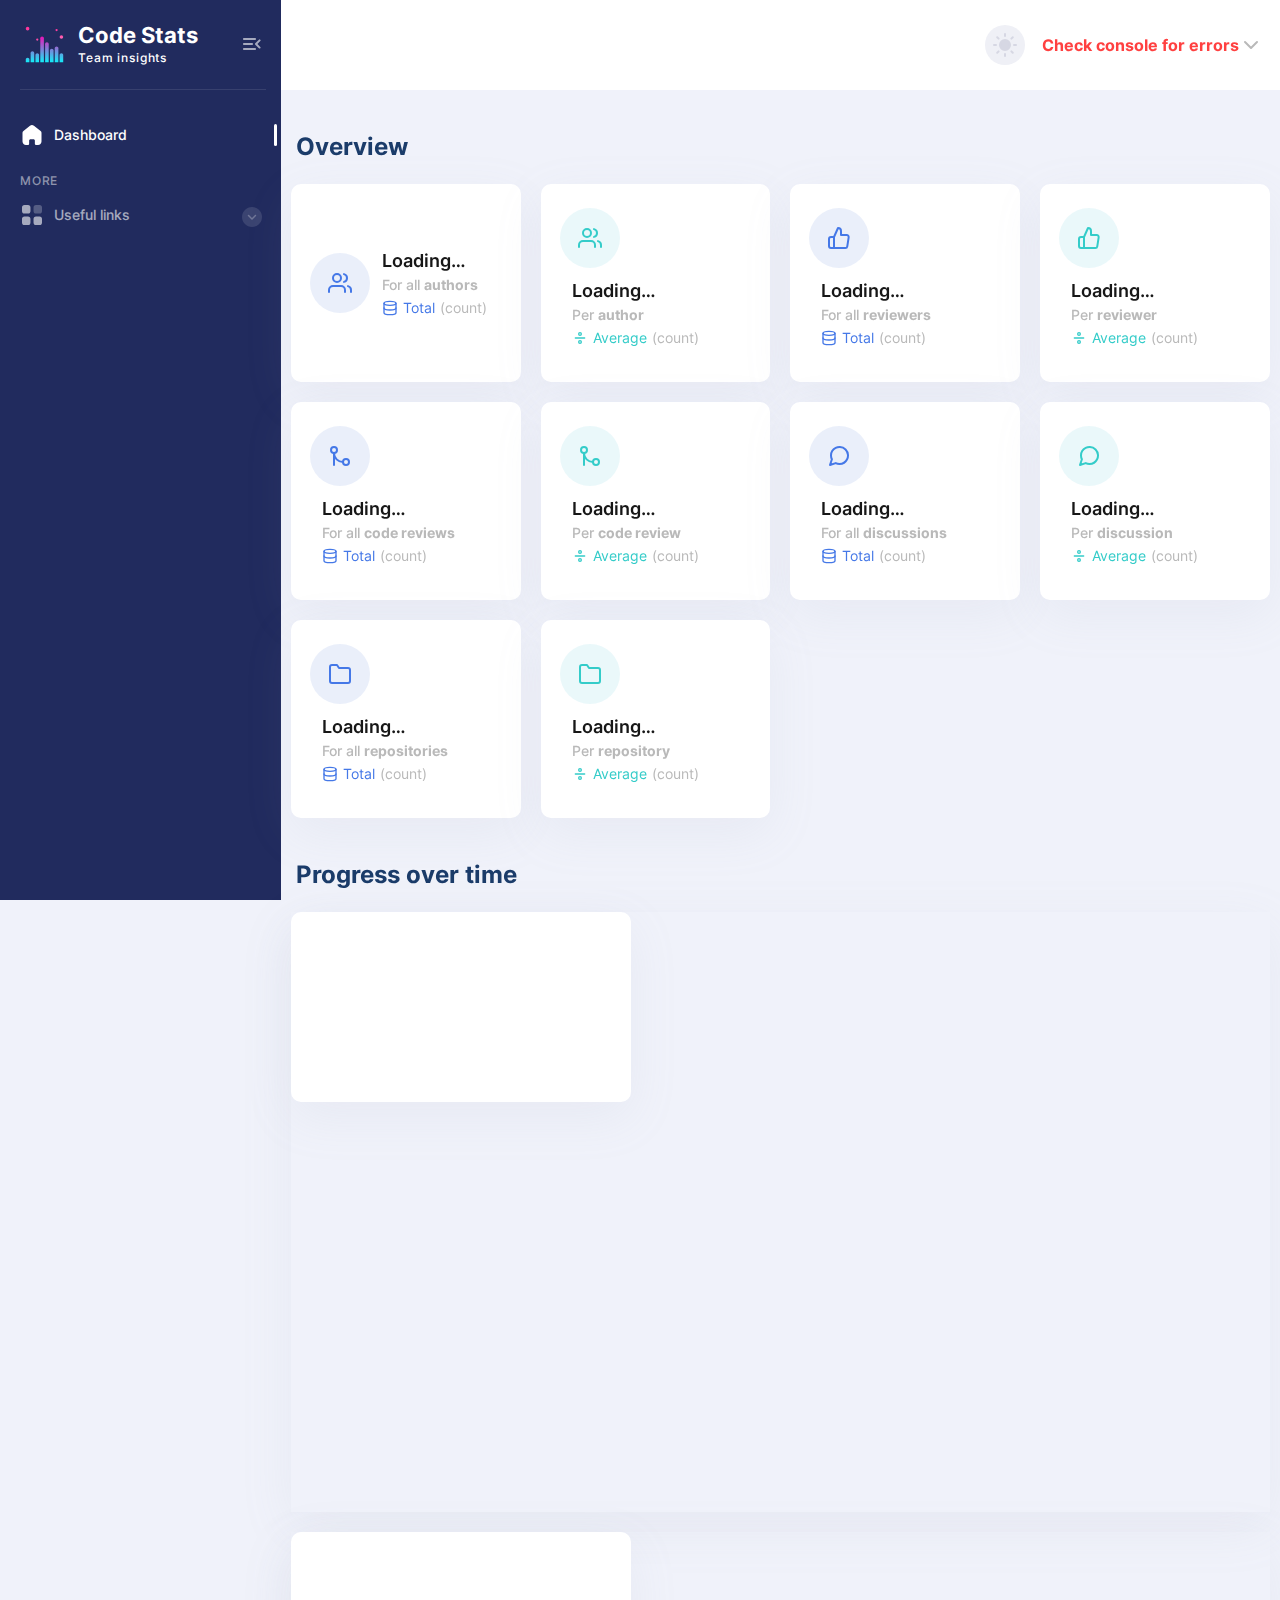
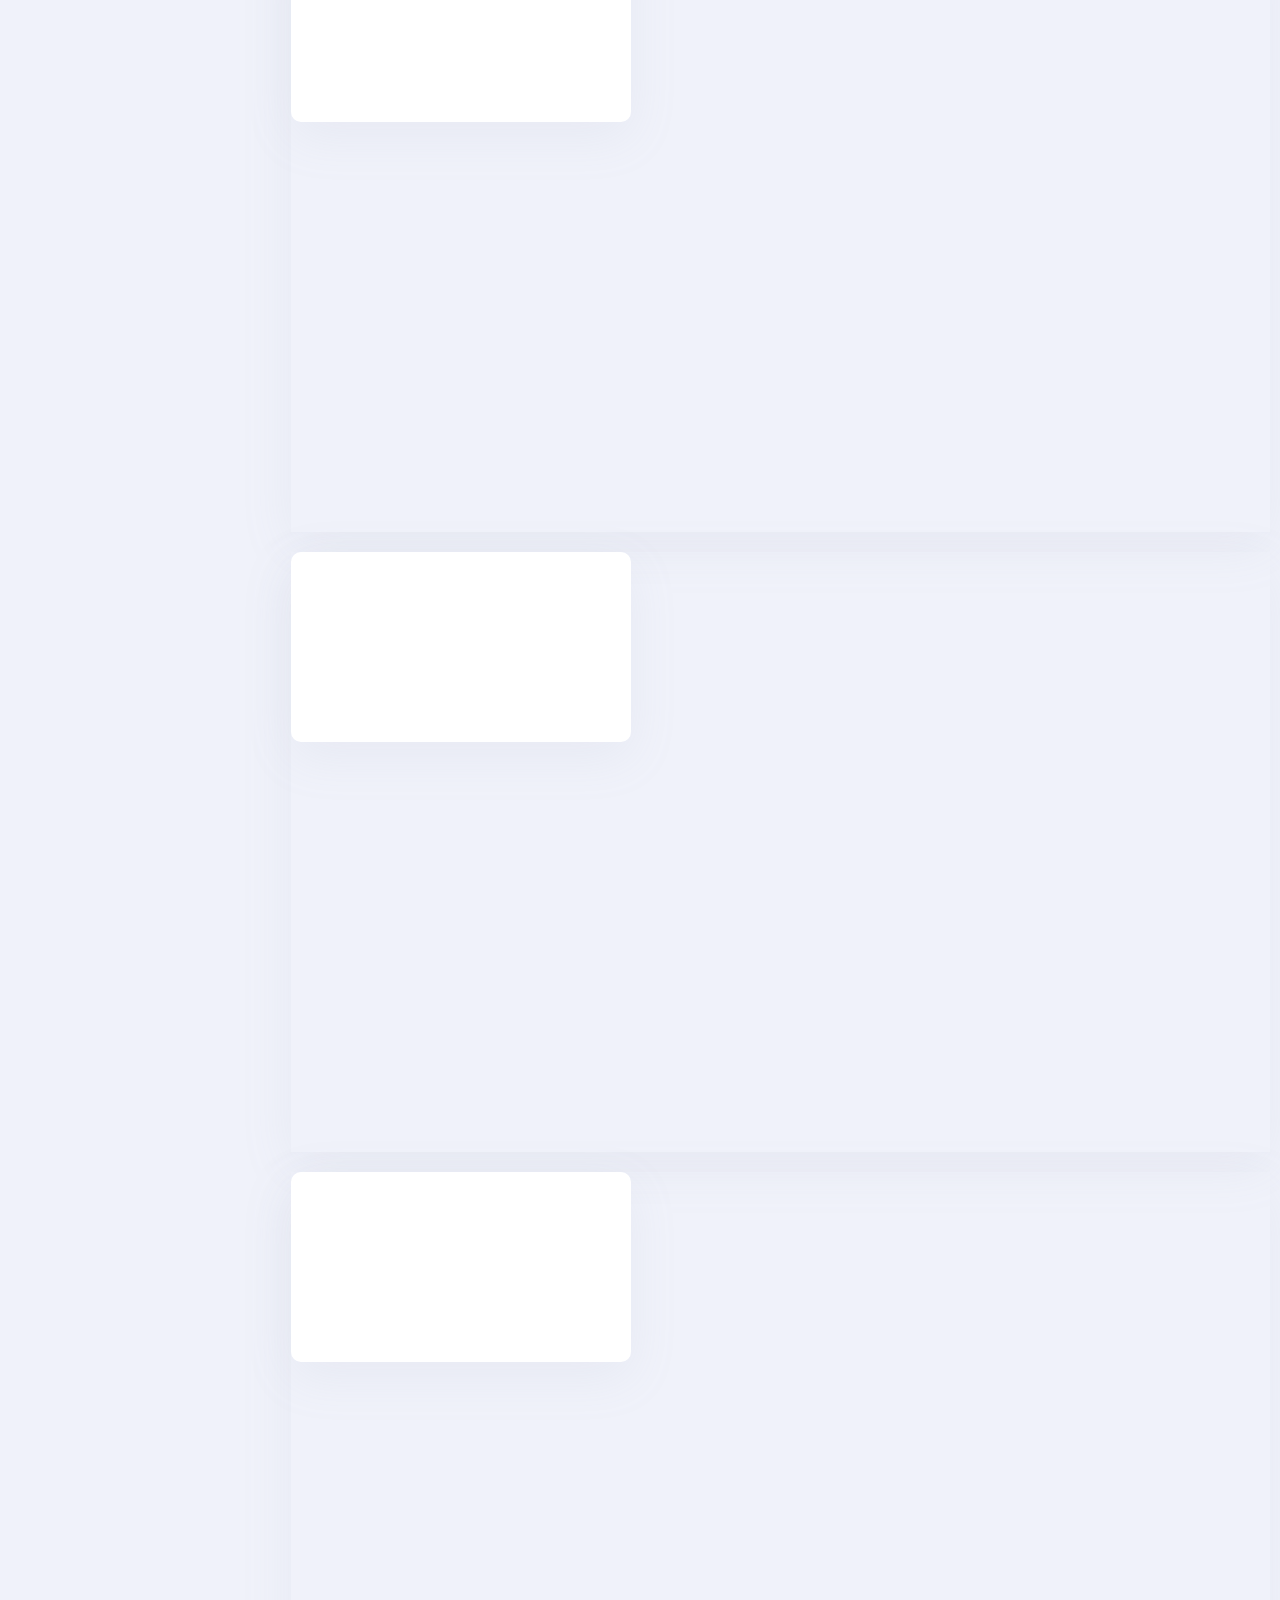
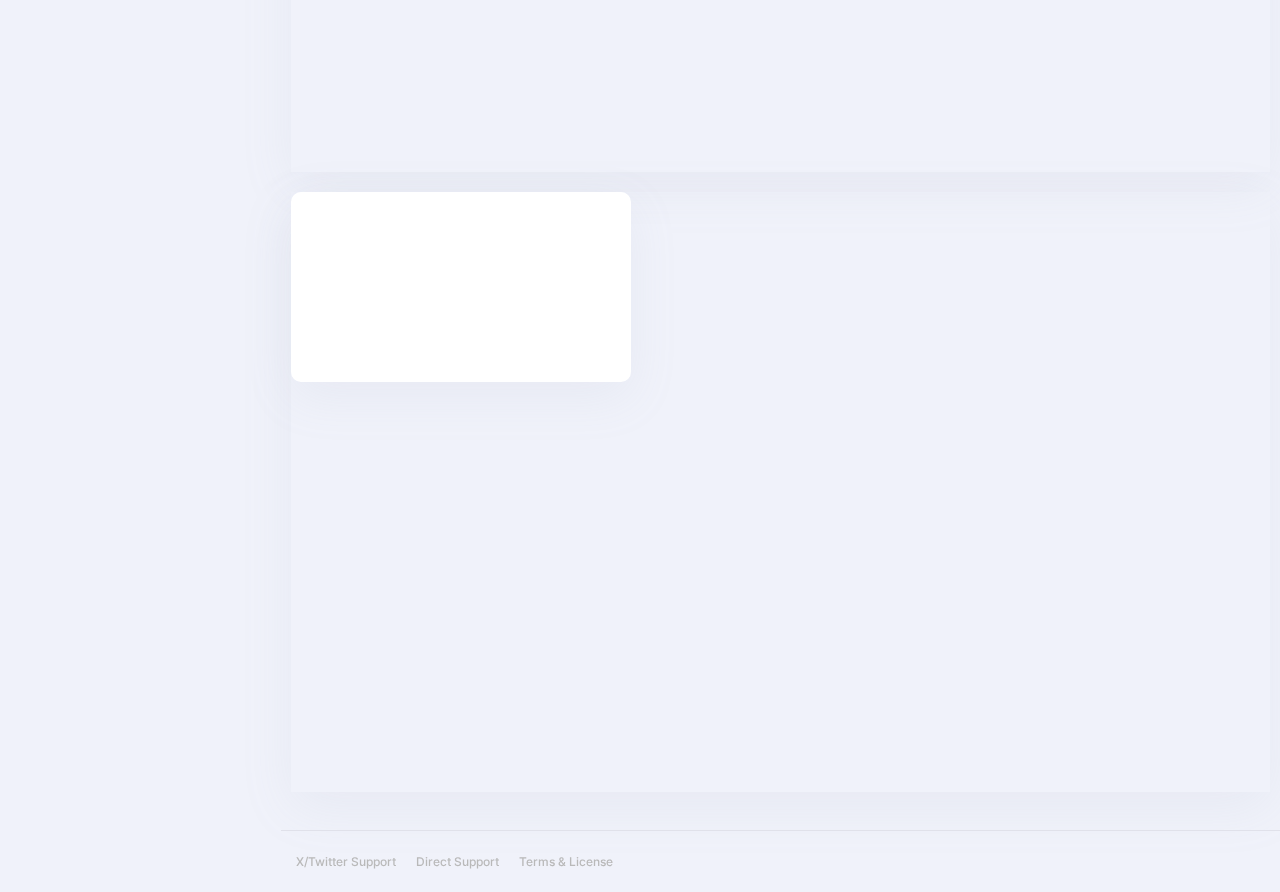
<file: src/commonMain/resources/web/index.html>
<!DOCTYPE html>
<html lang="en">

<head>
  <meta charset="UTF-8">
  <meta http-equiv="X-UA-Compatible" content="IE=edge">
  <meta name="viewport" content="width=device-width, initial-scale=1.0">
  <title>Code Stats · Dashboard</title>
  <!-- Favicon -->
  <link rel="shortcut icon" href="./img/svg/logo.svg" type="image/x-icon">
  <!-- Custom styles -->
  <link rel="stylesheet" href="./css/style.css">
</head>

<!-- Inspired by Elegant Dashboard: elegant-dashboard.com -->

<body>
  <div class="layer"></div>
  <!-- ! Body -->
  <a class="skip-link sr-only" href="#skip-target">Skip to content</a>
  <div class="page-flex">
    <!-- ! Sidebar -->
    <aside class="sidebar">
      <div class="sidebar-start">
        <div class="sidebar-head">
          <a href="./" class="logo-wrapper" title="Home">
            <span class="sr-only">Home</span>
            <span class="icon logo" aria-hidden="true"></span>
            <div class="logo-text">
              <span class="logo-title">Code Stats</span>
              <span class="logo-subtitle">Team insights</span>
            </div>

          </a>
          <button class="sidebar-toggle transparent-btn" title="Menu" type="button">
            <span class="sr-only">Toggle menu</span>
            <span class="icon menu-toggle" aria-hidden="true"></span>
          </button>
        </div>
        <div class="sidebar-body">
          <ul class="sidebar-body-menu">
            <li>
              <a class="active" href="./"><span class="icon home" aria-hidden="true"></span>Dashboard</a>
            </li>
            <!-- <li>
                      <a class="show-cat-btn" href="##">
                          <span class="icon document" aria-hidden="true"></span>Posts
                          <span class="category__btn transparent-btn" title="Open list">
                              <span class="sr-only">Open list</span>
                              <span class="icon arrow-down" aria-hidden="true"></span>
                          </span>
                      </a>
                      <ul class="cat-sub-menu">
                          <li>
                              <a href="posts.html">All Posts</a>
                          </li>
                          <li>
                              <a href="new-post.html">Add new post</a>
                          </li>
                      </ul>
                  </li>
                  <li>
                      <a class="show-cat-btn" href="##">
                          <span class="icon folder" aria-hidden="true"></span>Categories
                          <span class="category__btn transparent-btn" title="Open list">
                              <span class="sr-only">Open list</span>
                              <span class="icon arrow-down" aria-hidden="true"></span>
                          </span>
                      </a>
                      <ul class="cat-sub-menu">
                          <li>
                              <a href="categories.html">All categories</a>
                          </li>
                      </ul>
                  </li>
                  <li>
                      <a class="show-cat-btn" href="##">
                          <span class="icon image" aria-hidden="true"></span>Media
                          <span class="category__btn transparent-btn" title="Open list">
                              <span class="sr-only">Open list</span>
                              <span class="icon arrow-down" aria-hidden="true"></span>
                          </span>
                      </a>
                      <ul class="cat-sub-menu">
                          <li>
                              <a href="media-01.html">Media-01</a>
                          </li>
                          <li>
                              <a href="media-02.html">Media-02</a>
                          </li>
                      </ul>
                  </li>
                  <li>
                      <a class="show-cat-btn" href="##">
                          <span class="icon paper" aria-hidden="true"></span>Pages
                          <span class="category__btn transparent-btn" title="Open list">
                              <span class="sr-only">Open list</span>
                              <span class="icon arrow-down" aria-hidden="true"></span>
                          </span>
                      </a>
                      <ul class="cat-sub-menu">
                          <li>
                              <a href="pages.html">All pages</a>
                          </li>
                          <li>
                              <a href="new-page.html">Add new page</a>
                          </li>
                      </ul>
                  </li>
                  <li>
                      <a href="comments.html">
                          <span class="icon message" aria-hidden="true"></span>
                          Comments
                      </a>
                      <span class="msg-counter">7</span>
                  </li> -->
          </ul>
          <span class="system-menu__title">MORE</span>
          <ul class="sidebar-body-menu">
            <!-- <li>
                      <a href="appearance.html"><span class="icon edit" aria-hidden="true"></span>Appearance</a>
                  </li> -->
            <li>
              <a class="show-cat-btn" href="##">
                <span class="icon category" aria-hidden="true"></span>Useful links
                <span class="category__btn transparent-btn" title="Open list">
                  <span class="sr-only">Open list</span>
                  <span class="icon arrow-down" aria-hidden="true"></span>
                </span>
              </a>
              <ul class="cat-sub-menu">
                <li>
                  <a href="https://github.com/milosmns/code-stats/issues" target="_blank">Issues</a>
                </li>
                <li>
                  <a href="https://github.com/milosmns/code-stats/releases" target="_blank">Releases</a>
                </li>
              </ul>
            </li>
            <!-- <li>
                      <a class="show-cat-btn" href="##">
                          <span class="icon user-3" aria-hidden="true"></span>Users
                          <span class="category__btn transparent-btn" title="Open list">
                              <span class="sr-only">Open list</span>
                              <span class="icon arrow-down" aria-hidden="true"></span>
                          </span>
                      </a>
                      <ul class="cat-sub-menu">
                          <li>
                              <a href="users-01.html">Users-01</a>
                          </li>
                          <li>
                              <a href="users-02.html">Users-02</a>
                          </li>
                      </ul>
                  </li>
                  <li>
                      <a href="##"><span class="icon setting" aria-hidden="true"></span>Settings</a>
                  </li> -->
          </ul>
        </div>
      </div>
      <!-- <div class="sidebar-footer">
          <a href="##" class="sidebar-user">
              <span class="sidebar-user-img">
                  <picture><source srcset="./img/avatar/avatar-illustrated-01.webp" type="image/webp"><img src="./img/avatar/avatar-illustrated-01.png" alt="User name"></picture>
              </span>
              <div class="sidebar-user-info">
                  <span class="sidebar-user__title">Nafisa Sh.</span>
                  <span class="sidebar-user__subtitle">Support manager</span>
              </div>
          </a>
      </div> -->
    </aside>
    <div class="main-wrapper">
      <!-- ! Main nav -->
      <nav class="main-nav--bg">
        <div class="container main-nav">
          <div class="main-nav-start">
            <!-- <div class="search-wrapper">
              <i data-feather="search" aria-hidden="true"></i>
              <input type="text" placeholder="Enter keywords ..." required>
            </div> -->
          </div>
          <div class="main-nav-end">
            <button class="sidebar-toggle transparent-btn" title="Menu" type="button">
              <span class="sr-only">Toggle menu</span>
              <span class="icon menu-toggle--gray" aria-hidden="true"></span>
            </button>
            <button class="theme-switcher gray-circle-btn" type="button" title="Switch theme">
              <span class="sr-only">Switch theme</span>
              <i class="sun-icon" data-feather="sun" aria-hidden="true"></i>
              <i class="moon-icon" data-feather="moon" aria-hidden="true"></i>
            </button>
            <div class="metric-switcher-wrapper">
              <button class="metric-switcher transparent-btn" type="button">
                <span id="selected-metric">Loading…</span>
                <i data-feather="chevron-down" aria-hidden="true"></i>
              </button>
              <ul class="metric-menu dropdown">
                <li><a href="##">Available metrics should be here…</a></li>
              </ul>
            </div>
            <!-- <div class="notification-wrapper">
              <button class="gray-circle-btn dropdown-btn" title="To messages" type="button">
                <span class="sr-only">To messages</span>
                <span class="icon notification active" aria-hidden="true"></span>
              </button>
              <ul class="users-item-dropdown notification-dropdown dropdown">
                <li>
                  <a href="##">
                    <div class="notification-dropdown-icon info">
                      <i data-feather="check"></i>
                    </div>
                    <div class="notification-dropdown-text">
                      <span class="notification-dropdown__title">System just updated</span>
                      <span class="notification-dropdown__subtitle">The system has been successfully upgraded. Read more
                        here.</span>
                    </div>
                  </a>
                </li>
                <li>
                  <a href="##">
                    <div class="notification-dropdown-icon danger">
                      <i data-feather="info" aria-hidden="true"></i>
                    </div>
                    <div class="notification-dropdown-text">
                      <span class="notification-dropdown__title">The cache is full!</span>
                      <span class="notification-dropdown__subtitle">Unnecessary caches take up a lot of memory space and
                        interfere ...</span>
                    </div>
                  </a>
                </li>
                <li>
                  <a href="##">
                    <div class="notification-dropdown-icon info">
                      <i data-feather="check" aria-hidden="true"></i>
                    </div>
                    <div class="notification-dropdown-text">
                      <span class="notification-dropdown__title">New Subscriber here!</span>
                      <span class="notification-dropdown__subtitle">A new subscriber has subscribed.</span>
                    </div>
                  </a>
                </li>
                <li>
                  <a class="link-to-page" href="##">Go to Notifications page</a>
                </li>
              </ul>
            </div> -->
            <!-- <div class="nav-user-wrapper">
              <button href="##" class="nav-user-btn dropdown-btn" title="My profile" type="button">
                <span class="sr-only">My profile</span>
                <span class="nav-user-img">
                  <picture>
                    <source srcset="./img/avatar/avatar-illustrated-02.webp" type="image/webp"><img
                      src="./img/avatar/avatar-illustrated-02.png" alt="User name">
                  </picture>
                </span>
              </button>
              <ul class="users-item-dropdown nav-user-dropdown dropdown">
                <li><a href="##">
                    <i data-feather="user" aria-hidden="true"></i>
                    <span>Profile</span>
                  </a></li>
                <li><a href="##">
                    <i data-feather="settings" aria-hidden="true"></i>
                    <span>Account settings</span>
                  </a></li>
                <li><a class="danger" href="##">
                    <i data-feather="log-out" aria-hidden="true"></i>
                    <span>Log out</span>
                  </a></li>
              </ul>
            </div> -->
          </div>
        </div>
      </nav>
      <!-- # Main # -->
      <main class="main users chart-page" id="skip-target">
        <div class="container">

          <!-- ## Cards ## -->
          <h2 class="main-title">Overview <span id="main-title-error-box" style="color: red;" /></h2>
          <div class="row">

            <!-- #### Authors #### -->
            <div class="col-md-6 col-xl-3 stat-cards-card-wrapper" id="stat-cards-authors-total-wrapper">
              <article class="stat-cards-item">
                <div class="stat-cards-icon info">
                  <i data-feather="users" aria-hidden="true"></i>
                </div>
                <div class="stat-cards-info">
                  <p class="stat-cards-info__num" id="stat-cards-authors-total-value">Loading…</p>
                  <p class="stat-cards-info__title">For all <b>authors</b></p>
                  <p class="stat-cards-info__progress">
                    <span class="stat-cards-info__profit info">
                      <i data-feather="database" aria-hidden="true"></i>
                      Total
                    </span>
                    (<span id="stat-cards-authors-total-unit">count</span>)
                  </p>
                </div>
              </article>
            </div>
            <div class="col-md-6 col-xl-3 stat-cards-card-wrapper" id="stat-cards-authors-average-wrapper">
              <article class="stat-cards-item">
                <div class="stat-cards-icon info-alt">
                  <i data-feather="users" aria-hidden="true"></i>
                </div>
                <div class="stat-cards-info">
                  <p class="stat-cards-info__num" id="stat-cards-authors-average-value">Loading…</p>
                  <p class="stat-cards-info__title">Per <b>author</b></p>
                  <p class="stat-cards-info__progress">
                    <span class="stat-cards-info__profit info-alt">
                      <i data-feather="divide" aria-hidden="true"></i>
                      Average
                    </span>
                    (<span id="stat-cards-authors-average-unit">count</span>)
                  </p>
                </div>
              </article>
            </div>

            <!-- #### Reviewers #### -->
            <div class="col-md-6 col-xl-3 stat-cards-card-wrapper" id="stat-cards-reviewers-total-wrapper">
              <article class="stat-cards-item">
                <div class="stat-cards-icon info">
                  <i data-feather="thumbs-up" aria-hidden="true"></i>
                </div>
                <div class="stat-cards-info">
                  <p class="stat-cards-info__num" id="stat-cards-reviewers-total-value">Loading…</p>
                  <p class="stat-cards-info__title">For all <b>reviewers</b></p>
                  <p class="stat-cards-info__progress">
                    <span class="stat-cards-info__profit info">
                      <i data-feather="database" aria-hidden="true"></i>
                      Total
                    </span>
                    (<span id="stat-cards-reviewers-total-unit">count</span>)
                  </p>
                </div>
              </article>
            </div>
            <div class="col-md-6 col-xl-3 stat-cards-card-wrapper" id="stat-cards-reviewers-average-wrapper">
              <article class="stat-cards-item">
                <div class="stat-cards-icon info-alt">
                  <i data-feather="thumbs-up" aria-hidden="true"></i>
                </div>
                <div class="stat-cards-info">
                  <p class="stat-cards-info__num" id="stat-cards-reviewers-average-value">Loading…</p>
                  <p class="stat-cards-info__title">Per <b>reviewer</b></p>
                  <p class="stat-cards-info__progress">
                    <span class="stat-cards-info__profit info-alt">
                      <i data-feather="divide" aria-hidden="true"></i>
                      Average
                    </span>
                    (<span id="stat-cards-reviewers-average-unit">count</span>)
                  </p>
                </div>
              </article>
            </div>

            <!-- #### Code Reviews #### -->
            <div class="col-md-6 col-xl-3 stat-cards-card-wrapper" id="stat-cards-code-reviews-total-wrapper">
              <article class="stat-cards-item">
                <div class="stat-cards-icon info">
                  <i data-feather="git-merge" aria-hidden="true"></i>
                </div>
                <div class="stat-cards-info">
                  <p class="stat-cards-info__num" id="stat-cards-code-reviews-total-value">Loading…</p>
                  <p class="stat-cards-info__title">For all <b>code reviews</b></p>
                  <p class="stat-cards-info__progress">
                    <span class="stat-cards-info__profit info">
                      <i data-feather="database" aria-hidden="true"></i>
                      Total
                    </span>
                    (<span id="stat-cards-code-reviews-total-unit">count</span>)
                  </p>
                </div>
              </article>
            </div>
            <div class="col-md-6 col-xl-3 stat-cards-card-wrapper" id="stat-cards-code-reviews-average-wrapper">
              <article class="stat-cards-item">
                <div class="stat-cards-icon info-alt">
                  <i data-feather="git-merge" aria-hidden="true"></i>
                </div>
                <div class="stat-cards-info">
                  <p class="stat-cards-info__num" id="stat-cards-code-reviews-average-value">Loading…</p>
                  <p class="stat-cards-info__title">Per <b>code review</b></p>
                  <p class="stat-cards-info__progress">
                    <span class="stat-cards-info__profit info-alt">
                      <i data-feather="divide" aria-hidden="true"></i>
                      Average
                    </span>
                    (<span id="stat-cards-code-reviews-average-unit">count</span>)
                  </p>
                </div>
              </article>
            </div>

            <!-- #### Discussions #### -->
            <div class="col-md-6 col-xl-3 stat-cards-card-wrapper" id="stat-cards-discussions-total-wrapper">
              <article class="stat-cards-item">
                <div class="stat-cards-icon info">
                  <i data-feather="message-circle" aria-hidden="true"></i>
                </div>
                <div class="stat-cards-info">
                  <p class="stat-cards-info__num" id="stat-cards-discussions-total-value">Loading…</p>
                  <p class="stat-cards-info__title">For all <b>discussions</b></p>
                  <p class="stat-cards-info__progress">
                    <span class="stat-cards-info__profit info">
                      <i data-feather="database" aria-hidden="true"></i>
                      Total
                    </span>
                    (<span id="stat-cards-discussions-total-unit">count</span>)
                  </p>
                </div>
              </article>
            </div>
            <div class="col-md-6 col-xl-3 stat-cards-card-wrapper" id="stat-cards-discussions-average-wrapper">
              <article class="stat-cards-item">
                <div class="stat-cards-icon info-alt">
                  <i data-feather="message-circle" aria-hidden="true"></i>
                </div>
                <div class="stat-cards-info">
                  <p class="stat-cards-info__num" id="stat-cards-discussions-average-value">Loading…</p>
                  <p class="stat-cards-info__title">Per <b>discussion</b></p>
                  <p class="stat-cards-info__progress">
                    <span class="stat-cards-info__profit info-alt">
                      <i data-feather="divide" aria-hidden="true"></i>
                      Average
                    </span>
                    (<span id="stat-cards-discussions-average-unit">count</span>)
                  </p>
                </div>
              </article>
            </div>

            <!-- #### Repository #### -->
            <div class="col-md-6 col-xl-3 stat-cards-card-wrapper" id="stat-cards-repositories-total-wrapper">
              <article class="stat-cards-item">
                <div class="stat-cards-icon info">
                  <i data-feather="folder" aria-hidden="true"></i>
                </div>
                <div class="stat-cards-info">
                  <p class="stat-cards-info__num" id="stat-cards-repositories-total-value">Loading…</p>
                  <p class="stat-cards-info__title">For all <b>repositories</b></p>
                  <p class="stat-cards-info__progress">
                    <span class="stat-cards-info__profit info">
                      <i data-feather="database" aria-hidden="true"></i>
                      Total
                    </span>
                    (<span id="stat-cards-repositories-total-unit">count</span>)
                  </p>
                </div>
              </article>
            </div>
            <div class="col-md-6 col-xl-3 stat-cards-card-wrapper" id="stat-cards-repositories-average-wrapper">
              <article class="stat-cards-item">
                <div class="stat-cards-icon info-alt">
                  <i data-feather="folder" aria-hidden="true"></i>
                </div>
                <div class="stat-cards-info">
                  <p class="stat-cards-info__num" id="stat-cards-repositories-average-value">Loading…</p>
                  <p class="stat-cards-info__title">Per <b>repository</b></p>
                  <p class="stat-cards-info__progress">
                    <span class="stat-cards-info__profit info-alt">
                      <i data-feather="divide" aria-hidden="true"></i>
                      Average
                    </span>
                    (<span id="stat-cards-repositories-average-unit">count</span>)
                  </p>
                </div>
              </article>
            </div>
          </div> <!-- End of Cards row -->

          <!-- ## Charts ## -->
          <h2 class="main-title">Progress over time</h2>
          <div class="row">
            <div class="col-12" id="chart-per-author-wrapper">
              <div class="chart">
                <canvas class="chart-line" id="chart-per-author" role="img"></canvas>
              </div>
            </div>
            <div class="col-12" id="chart-per-reviewer-wrapper">
              <div class="chart">
                <canvas class="chart-line" id="chart-per-reviewer" role="img"></canvas>
              </div>
            </div>
            <div class="col-12" id="chart-per-code-review-wrapper">
              <div class="chart">
                <canvas class="chart-line" id="chart-per-code-review" role="img"></canvas>
              </div>
            </div>
            <div class="col-12" id="chart-per-discussion-wrapper">
              <div class="chart">
                <canvas class="chart-line" id="chart-per-discussion" role="img"></canvas>
              </div>
            </div>
            <div class="col-12" id="chart-per-repository-wrapper">
              <div class="chart">
                <canvas class="chart-line" id="chart-per-repository" role="img"></canvas>
              </div>
            </div>
            <!-- <div class="col-lg-3">
              </article>
              <article class="white-block">
                <div class="top-cat-title">
                  <h3>Top categories</h3>
                  <p>28 Categories, 1400 Posts</p>
                </div>
                <ul class="top-cat-list">
                  <li>
                    <a href="##">
                      <div class="top-cat-list__title">
                        Lifestyle <span>8.2k</span>
                      </div>
                      <div class="top-cat-list__subtitle">
                        Dailiy lifestyle articles <span class="purple">+472</span>
                      </div>
                    </a>
                  </li>
                  <li>
                    <a href="##">
                      <div class="top-cat-list__title">
                        Tutorials <span>8.2k</span>
                      </div>
                      <div class="top-cat-list__subtitle">
                        Coding tutorials <span class="blue">+472</span>
                      </div>
                    </a>
                  </li>
                  <li>
                    <a href="##">
                      <div class="top-cat-list__title">
                        Technology <span>8.2k</span>
                      </div>
                      <div class="top-cat-list__subtitle">
                        Dailiy technology articles <span class="danger">+472</span>
                      </div>
                    </a>
                  </li>
                  <li>
                    <a href="##">
                      <div class="top-cat-list__title">
                        UX design <span>8.2k</span>
                      </div>
                      <div class="top-cat-list__subtitle">
                        UX design tips <span class="success">+472</span>
                      </div>
                    </a>
                  </li>
                  <li>
                    <a href="##">
                      <div class="top-cat-list__title">
                        Interaction tips <span>8.2k</span>
                      </div>
                      <div class="top-cat-list__subtitle">
                        Interaction articles <span class="warning">+472</span>
                      </div>
                    </a>
                  </li>
                  <li>
                    <a href="##">
                      <div class="top-cat-list__title">
                        App development <span>8.2k</span>
                      </div>
                      <div class="top-cat-list__subtitle">
                        Mobile development articles <span class="warning">+472</span>
                      </div>
                    </a>
                  </li>
                  <li>
                    <a href="##">
                      <div class="top-cat-list__title">
                        Nature <span>8.2k</span>
                      </div>
                      <div class="top-cat-list__subtitle">
                        Wildlife animal articles <span class="warning">+472</span>
                      </div>
                    </a>
                  </li>
                  <li>
                    <a href="##">
                      <div class="top-cat-list__title">
                        Geography <span>8.2k</span>
                      </div>
                      <div class="top-cat-list__subtitle">
                        Geography articles <span class="primary">+472</span>
                      </div>
                    </a>
                  </li>
                </ul>
              </article>
            </div> -->
          </div> <!-- End of Charts row -->
        </div>
      </main>
      <!-- ! Footer -->
      <footer class="footer">
        <div class="container footer--flex">
          <ul class="footer-end">
            <li><a href="https://x.com/milosmns" target="_blank">X/Twitter Support</a></li>
            <li><a href="https://milos.marinkovic.xyz/about" target="_blank">Direct Support</a></li>
            <li><a href="https://github.com/milosmns/code-stats/blob/master/LICENSE" target="_blank">Terms & License</a>
            </li>
          </ul>
        </div>
      </footer>
    </div>
  </div>
  <!-- Chart library -->
  <script src="./plugins/chart.min.js"></script>
  <!-- Icons library -->
  <script src="plugins/feather.min.js"></script>
  <!-- Custom scripts -->
  <script src="js/script.js"></script>
</body>

</html>
</file>
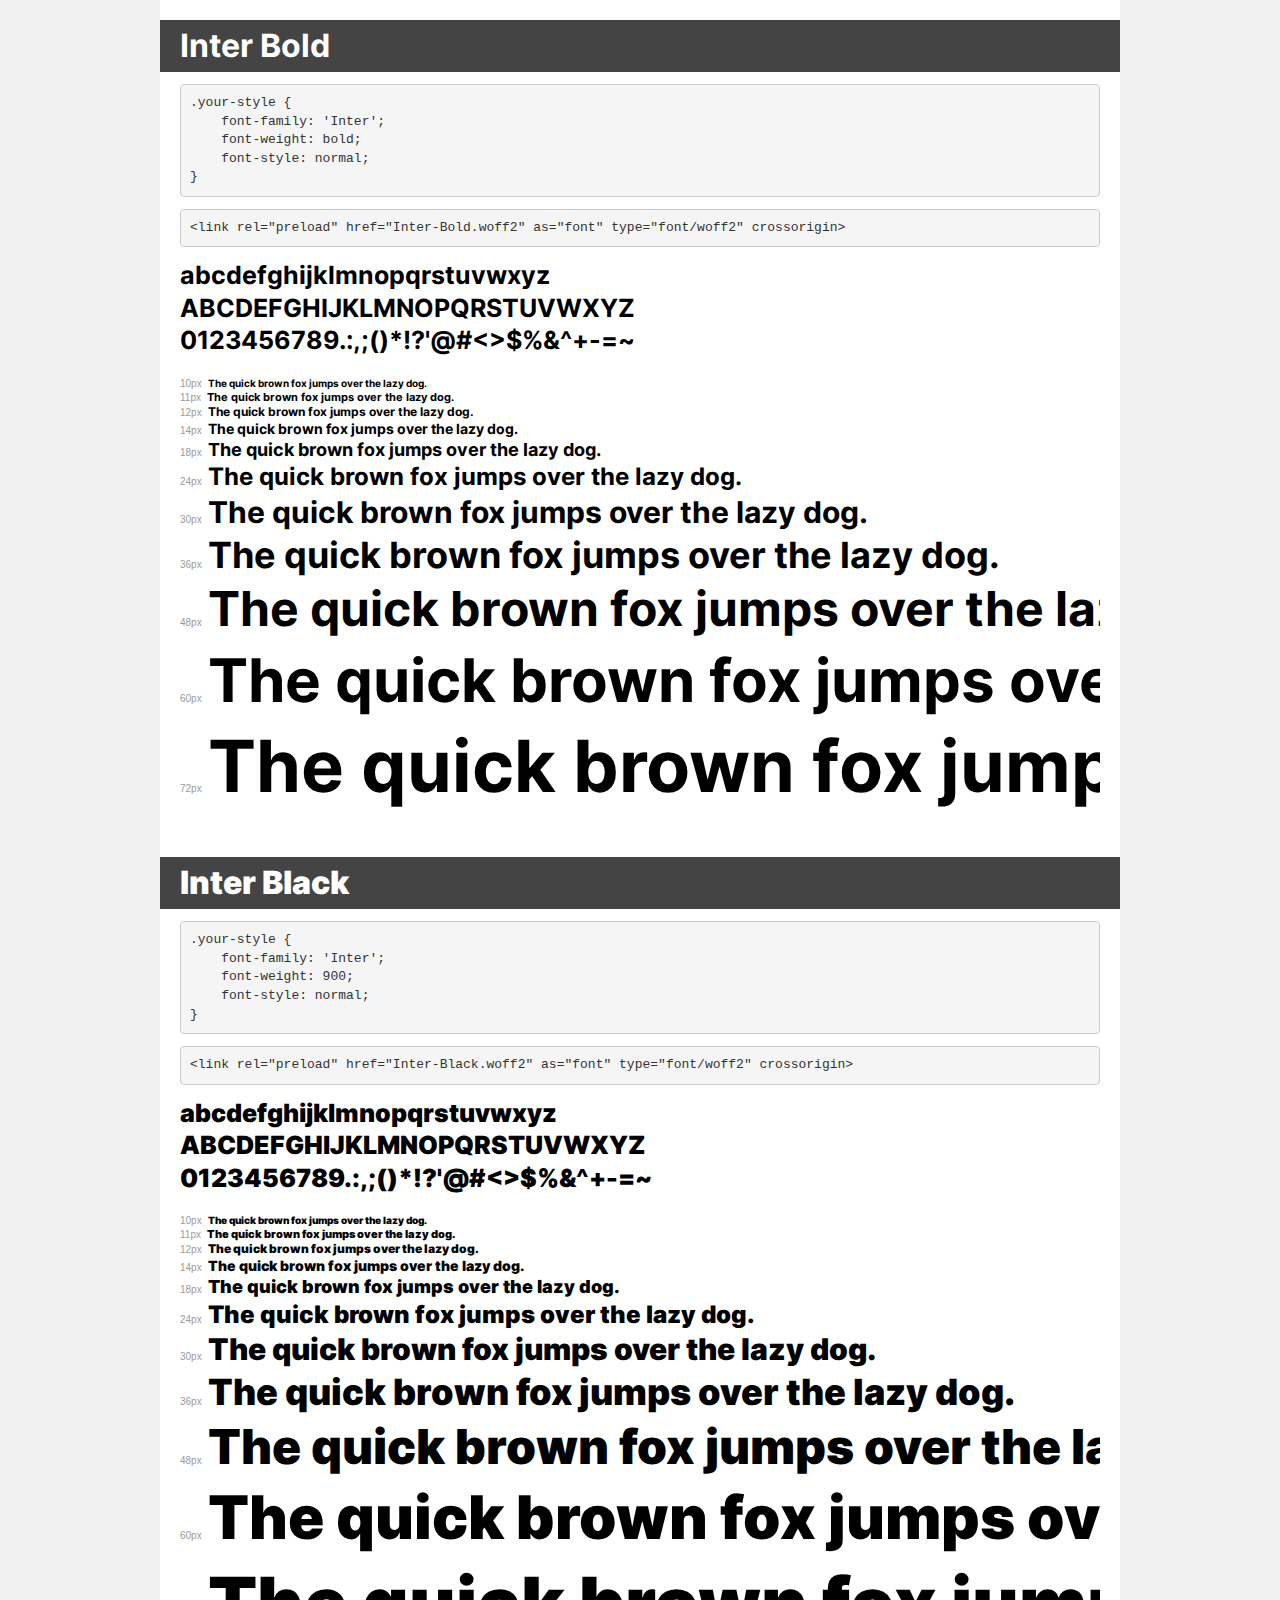
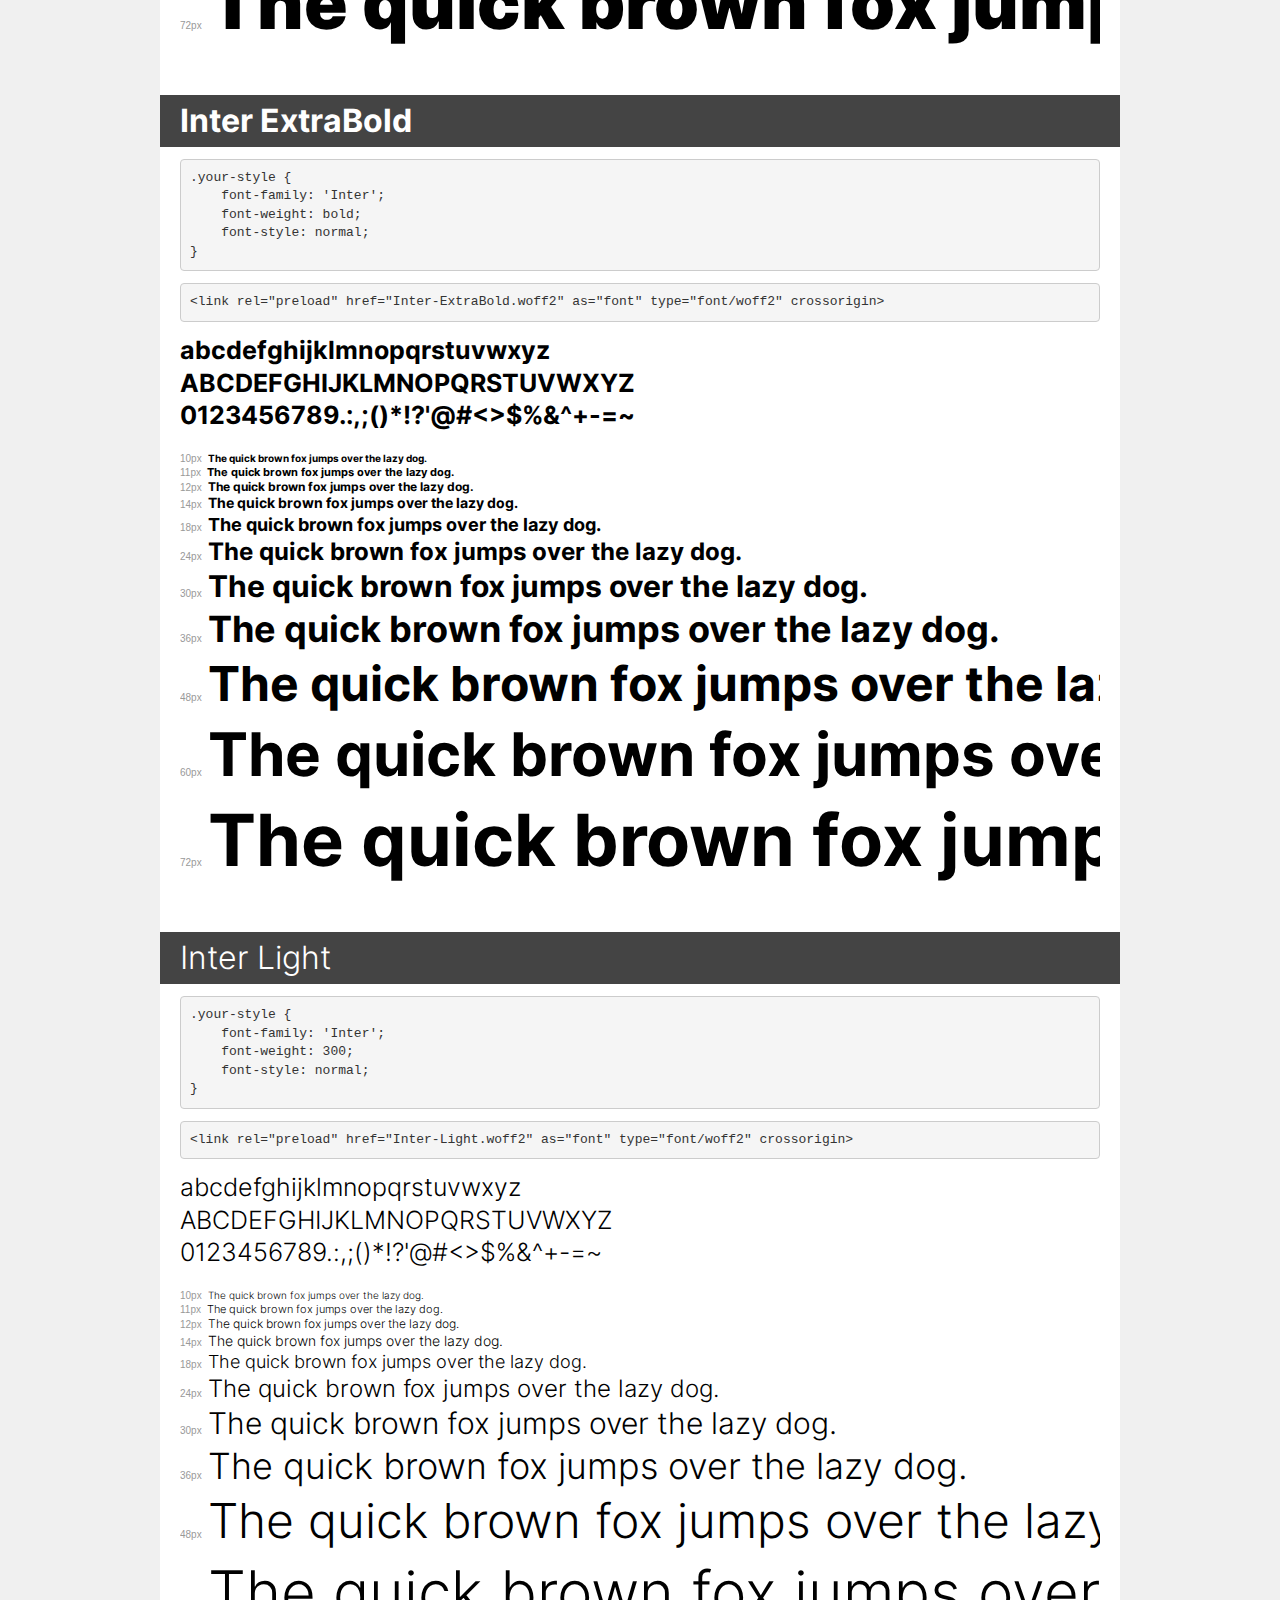
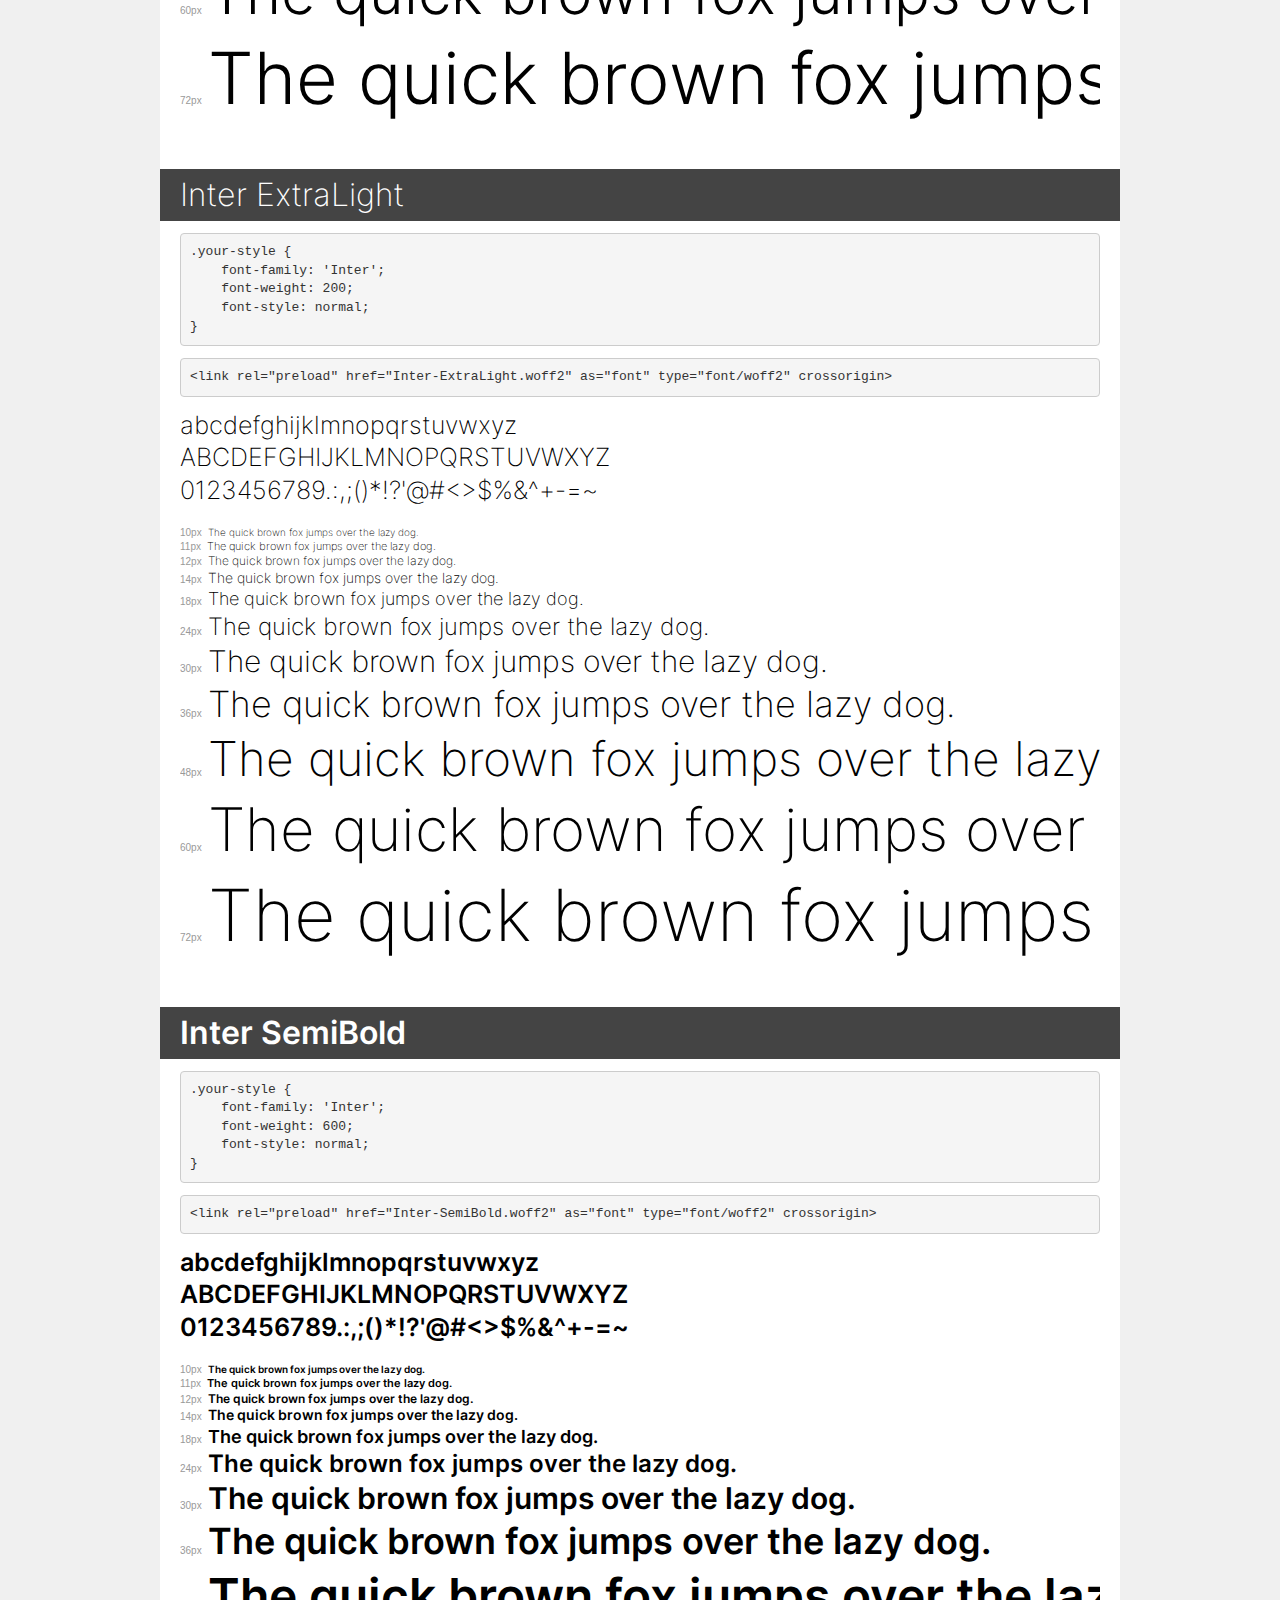
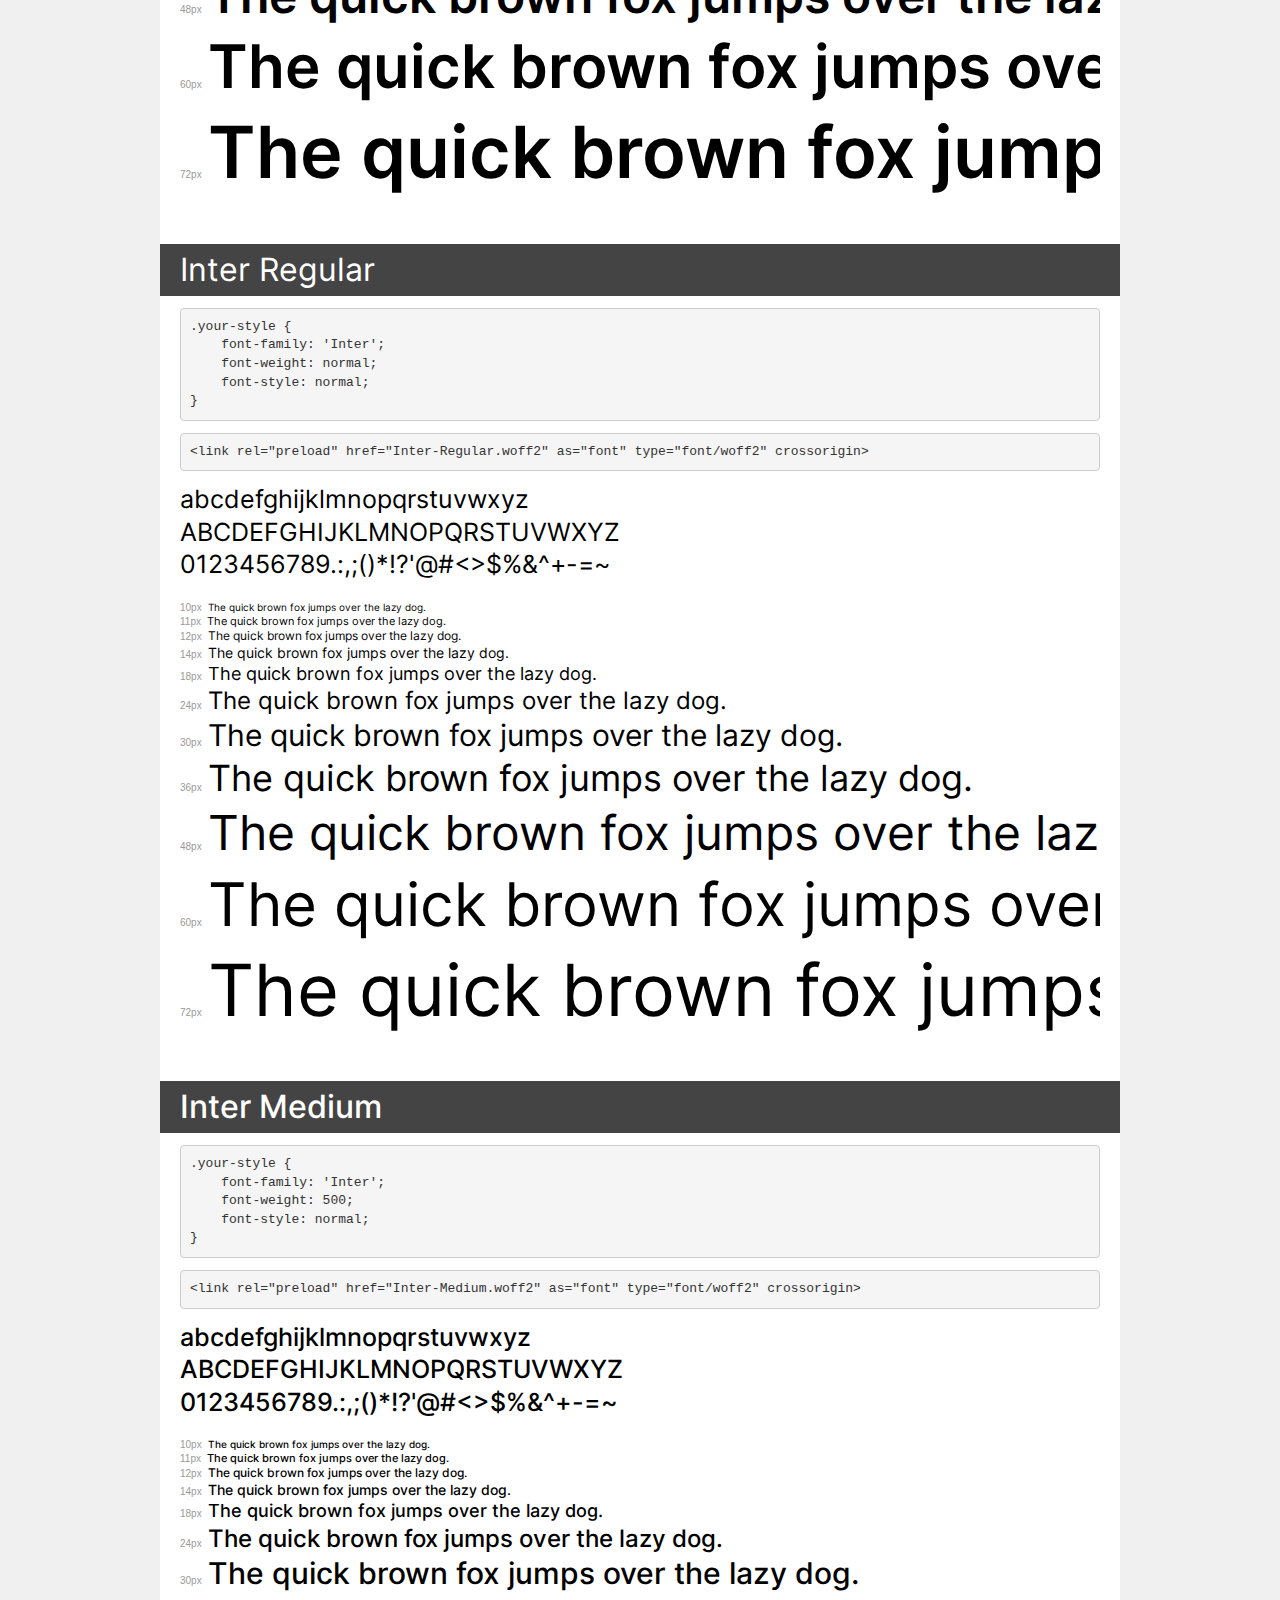
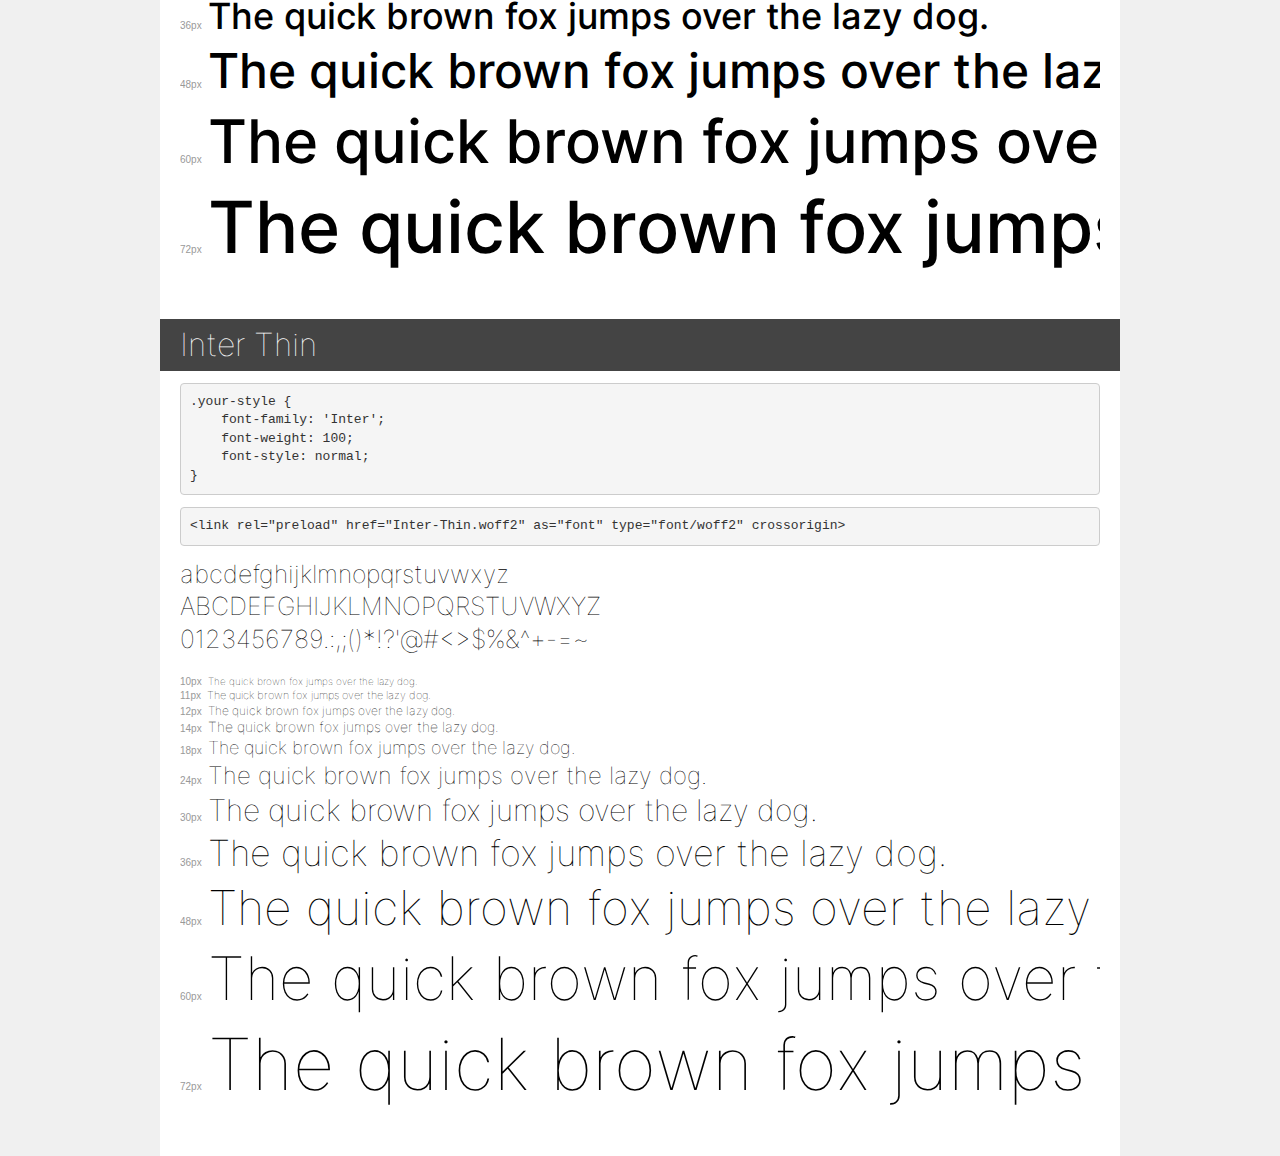
<file: src/commonMain/resources/web/fonts/demo.html>
<!DOCTYPE html>
<html lang="en">
<head>
    <meta charset="utf-8">
    <meta http-equiv="X-UA-Compatible" content="IE=edge">
    <meta name="viewport" content="width=device-width, initial-scale=1">
    <meta name="robots" content="noindex, noarchive">
    <meta name="format-detection" content="telephone=no">
    <title>Transfonter demo</title>
    <link href="stylesheet.css" rel="stylesheet">
    <style>
        /*
        http://meyerweb.com/eric/tools/css/reset/
        v2.0 | 20110126
        License: none (public domain)
        */
        html, body, div, span, applet, object, iframe,
        h1, h2, h3, h4, h5, h6, p, blockquote, pre,
        a, abbr, acronym, address, big, cite, code,
        del, dfn, em, img, ins, kbd, q, s, samp,
        small, strike, strong, sub, sup, tt, var,
        b, u, i, center,
        dl, dt, dd, ol, ul, li,
        fieldset, form, label, legend,
        table, caption, tbody, tfoot, thead, tr, th, td,
        article, aside, canvas, details, embed,
        figure, figcaption, footer, header, hgroup,
        menu, nav, output, ruby, section, summary,
        time, mark, audio, video {
            margin: 0;
            padding: 0;
            border: 0;
            font-size: 100%;
            font: inherit;
            vertical-align: baseline;
        }
        /* HTML5 display-role reset for older browsers */
        article, aside, details, figcaption, figure,
        footer, header, hgroup, menu, nav, section {
            display: block;
        }
        body {
            line-height: 1;
        }
        ol, ul {
            list-style: none;
        }
        blockquote, q {
            quotes: none;
        }
        blockquote:before, blockquote:after,
        q:before, q:after {
            content: '';
            content: none;
        }
        table {
            border-collapse: collapse;
            border-spacing: 0;
        }
        /* demo styles */
        body {
            background: #f0f0f0;
            color: #000;
        }
        .page {
            background: #fff;
            width: 920px;
            margin: 0 auto;
            padding: 20px 20px 0 20px;
            overflow: hidden;
        }
        .font-container {
            overflow-x: auto;
            overflow-y: hidden;
            margin-bottom: 40px;
            line-height: 1.3;
            white-space: nowrap;
            padding-bottom: 5px;
        }
        h1 {
            position: relative;
            background: #444;
            font-size: 32px;
            color: #fff;
            padding: 10px 20px;
            margin: 0 -20px 12px -20px;
        }
        .letters {
            font-size: 25px;
            margin-bottom: 20px;
        }
        .s10:before {
            content: '10px';
        }
        .s11:before {
            content: '11px';
        }
        .s12:before {
            content: '12px';
        }
        .s14:before {
            content: '14px';
        }
        .s18:before {
            content: '18px';
        }
        .s24:before {
            content: '24px';
        }
        .s30:before {
            content: '30px';
        }
        .s36:before {
            content: '36px';
        }
        .s48:before {
            content: '48px';
        }
        .s60:before {
            content: '60px';
        }
        .s72:before {
            content: '72px';
        }
        .s10:before, .s11:before, .s12:before, .s14:before,
        .s18:before, .s24:before, .s30:before, .s36:before,
        .s48:before, .s60:before, .s72:before {
            font-family: Arial, sans-serif;
            font-size: 10px;
            font-weight: normal;
            font-style: normal;
            color: #999;
            padding-right: 6px;
        }
        pre {
            display: block;
            padding: 9px;
            margin: 0 0 12px;
            font-family: Monaco, Menlo, Consolas, "Courier New", monospace;
            font-size: 13px;
            line-height: 1.428571429;
            color: #333;
            font-weight: normal;
            font-style: normal;
            background-color: #f5f5f5;
            border: 1px solid #ccc;
            overflow-x: auto;
            border-radius: 4px;
        }
        /* responsive */
        @media (max-width: 959px) {
            .page {
                width: auto;
                margin: 0;
            }
        }
    </style>
</head>
<body>
<div class="page">
    <div class="demo">
        <h1 style="font-family: 'Inter'; font-weight: bold; font-style: normal;">Inter Bold</h1>
        <pre title="Usage">.your-style {
    font-family: 'Inter';
    font-weight: bold;
    font-style: normal;
}</pre>
        <pre title="Preload (optional)">
&lt;link rel=&quot;preload&quot; href=&quot;Inter-Bold.woff2&quot; as=&quot;font&quot; type=&quot;font/woff2&quot; crossorigin&gt;</pre>
        <div class="font-container" style="font-family: 'Inter'; font-weight: bold; font-style: normal;">
            <p class="letters">
                abcdefghijklmnopqrstuvwxyz<br>
ABCDEFGHIJKLMNOPQRSTUVWXYZ<br>
                0123456789.:,;()*!?'@#&lt;&gt;$%&^+-=~
            </p>
            <p class="s10" style="font-size: 10px;">The quick brown fox jumps over the lazy dog.</p>
            <p class="s11" style="font-size: 11px;">The quick brown fox jumps over the lazy dog.</p>
            <p class="s12" style="font-size: 12px;">The quick brown fox jumps over the lazy dog.</p>
            <p class="s14" style="font-size: 14px;">The quick brown fox jumps over the lazy dog.</p>
            <p class="s18" style="font-size: 18px;">The quick brown fox jumps over the lazy dog.</p>
            <p class="s24" style="font-size: 24px;">The quick brown fox jumps over the lazy dog.</p>
            <p class="s30" style="font-size: 30px;">The quick brown fox jumps over the lazy dog.</p>
            <p class="s36" style="font-size: 36px;">The quick brown fox jumps over the lazy dog.</p>
            <p class="s48" style="font-size: 48px;">The quick brown fox jumps over the lazy dog.</p>
            <p class="s60" style="font-size: 60px;">The quick brown fox jumps over the lazy dog.</p>
            <p class="s72" style="font-size: 72px;">The quick brown fox jumps over the lazy dog.</p>
        </div>
    </div>

    <div class="demo">
        <h1 style="font-family: 'Inter'; font-weight: 900; font-style: normal;">Inter Black</h1>
        <pre title="Usage">.your-style {
    font-family: 'Inter';
    font-weight: 900;
    font-style: normal;
}</pre>
        <pre title="Preload (optional)">
&lt;link rel=&quot;preload&quot; href=&quot;Inter-Black.woff2&quot; as=&quot;font&quot; type=&quot;font/woff2&quot; crossorigin&gt;</pre>
        <div class="font-container" style="font-family: 'Inter'; font-weight: 900; font-style: normal;">
            <p class="letters">
                abcdefghijklmnopqrstuvwxyz<br>
ABCDEFGHIJKLMNOPQRSTUVWXYZ<br>
                0123456789.:,;()*!?'@#&lt;&gt;$%&^+-=~
            </p>
            <p class="s10" style="font-size: 10px;">The quick brown fox jumps over the lazy dog.</p>
            <p class="s11" style="font-size: 11px;">The quick brown fox jumps over the lazy dog.</p>
            <p class="s12" style="font-size: 12px;">The quick brown fox jumps over the lazy dog.</p>
            <p class="s14" style="font-size: 14px;">The quick brown fox jumps over the lazy dog.</p>
            <p class="s18" style="font-size: 18px;">The quick brown fox jumps over the lazy dog.</p>
            <p class="s24" style="font-size: 24px;">The quick brown fox jumps over the lazy dog.</p>
            <p class="s30" style="font-size: 30px;">The quick brown fox jumps over the lazy dog.</p>
            <p class="s36" style="font-size: 36px;">The quick brown fox jumps over the lazy dog.</p>
            <p class="s48" style="font-size: 48px;">The quick brown fox jumps over the lazy dog.</p>
            <p class="s60" style="font-size: 60px;">The quick brown fox jumps over the lazy dog.</p>
            <p class="s72" style="font-size: 72px;">The quick brown fox jumps over the lazy dog.</p>
        </div>
    </div>

    <div class="demo">
        <h1 style="font-family: 'Inter'; font-weight: bold; font-style: normal;">Inter ExtraBold</h1>
        <pre title="Usage">.your-style {
    font-family: 'Inter';
    font-weight: bold;
    font-style: normal;
}</pre>
        <pre title="Preload (optional)">
&lt;link rel=&quot;preload&quot; href=&quot;Inter-ExtraBold.woff2&quot; as=&quot;font&quot; type=&quot;font/woff2&quot; crossorigin&gt;</pre>
        <div class="font-container" style="font-family: 'Inter'; font-weight: bold; font-style: normal;">
            <p class="letters">
                abcdefghijklmnopqrstuvwxyz<br>
ABCDEFGHIJKLMNOPQRSTUVWXYZ<br>
                0123456789.:,;()*!?'@#&lt;&gt;$%&^+-=~
            </p>
            <p class="s10" style="font-size: 10px;">The quick brown fox jumps over the lazy dog.</p>
            <p class="s11" style="font-size: 11px;">The quick brown fox jumps over the lazy dog.</p>
            <p class="s12" style="font-size: 12px;">The quick brown fox jumps over the lazy dog.</p>
            <p class="s14" style="font-size: 14px;">The quick brown fox jumps over the lazy dog.</p>
            <p class="s18" style="font-size: 18px;">The quick brown fox jumps over the lazy dog.</p>
            <p class="s24" style="font-size: 24px;">The quick brown fox jumps over the lazy dog.</p>
            <p class="s30" style="font-size: 30px;">The quick brown fox jumps over the lazy dog.</p>
            <p class="s36" style="font-size: 36px;">The quick brown fox jumps over the lazy dog.</p>
            <p class="s48" style="font-size: 48px;">The quick brown fox jumps over the lazy dog.</p>
            <p class="s60" style="font-size: 60px;">The quick brown fox jumps over the lazy dog.</p>
            <p class="s72" style="font-size: 72px;">The quick brown fox jumps over the lazy dog.</p>
        </div>
    </div>

    <div class="demo">
        <h1 style="font-family: 'Inter'; font-weight: 300; font-style: normal;">Inter Light</h1>
        <pre title="Usage">.your-style {
    font-family: 'Inter';
    font-weight: 300;
    font-style: normal;
}</pre>
        <pre title="Preload (optional)">
&lt;link rel=&quot;preload&quot; href=&quot;Inter-Light.woff2&quot; as=&quot;font&quot; type=&quot;font/woff2&quot; crossorigin&gt;</pre>
        <div class="font-container" style="font-family: 'Inter'; font-weight: 300; font-style: normal;">
            <p class="letters">
                abcdefghijklmnopqrstuvwxyz<br>
ABCDEFGHIJKLMNOPQRSTUVWXYZ<br>
                0123456789.:,;()*!?'@#&lt;&gt;$%&^+-=~
            </p>
            <p class="s10" style="font-size: 10px;">The quick brown fox jumps over the lazy dog.</p>
            <p class="s11" style="font-size: 11px;">The quick brown fox jumps over the lazy dog.</p>
            <p class="s12" style="font-size: 12px;">The quick brown fox jumps over the lazy dog.</p>
            <p class="s14" style="font-size: 14px;">The quick brown fox jumps over the lazy dog.</p>
            <p class="s18" style="font-size: 18px;">The quick brown fox jumps over the lazy dog.</p>
            <p class="s24" style="font-size: 24px;">The quick brown fox jumps over the lazy dog.</p>
            <p class="s30" style="font-size: 30px;">The quick brown fox jumps over the lazy dog.</p>
            <p class="s36" style="font-size: 36px;">The quick brown fox jumps over the lazy dog.</p>
            <p class="s48" style="font-size: 48px;">The quick brown fox jumps over the lazy dog.</p>
            <p class="s60" style="font-size: 60px;">The quick brown fox jumps over the lazy dog.</p>
            <p class="s72" style="font-size: 72px;">The quick brown fox jumps over the lazy dog.</p>
        </div>
    </div>

    <div class="demo">
        <h1 style="font-family: 'Inter'; font-weight: 200; font-style: normal;">Inter ExtraLight</h1>
        <pre title="Usage">.your-style {
    font-family: 'Inter';
    font-weight: 200;
    font-style: normal;
}</pre>
        <pre title="Preload (optional)">
&lt;link rel=&quot;preload&quot; href=&quot;Inter-ExtraLight.woff2&quot; as=&quot;font&quot; type=&quot;font/woff2&quot; crossorigin&gt;</pre>
        <div class="font-container" style="font-family: 'Inter'; font-weight: 200; font-style: normal;">
            <p class="letters">
                abcdefghijklmnopqrstuvwxyz<br>
ABCDEFGHIJKLMNOPQRSTUVWXYZ<br>
                0123456789.:,;()*!?'@#&lt;&gt;$%&^+-=~
            </p>
            <p class="s10" style="font-size: 10px;">The quick brown fox jumps over the lazy dog.</p>
            <p class="s11" style="font-size: 11px;">The quick brown fox jumps over the lazy dog.</p>
            <p class="s12" style="font-size: 12px;">The quick brown fox jumps over the lazy dog.</p>
            <p class="s14" style="font-size: 14px;">The quick brown fox jumps over the lazy dog.</p>
            <p class="s18" style="font-size: 18px;">The quick brown fox jumps over the lazy dog.</p>
            <p class="s24" style="font-size: 24px;">The quick brown fox jumps over the lazy dog.</p>
            <p class="s30" style="font-size: 30px;">The quick brown fox jumps over the lazy dog.</p>
            <p class="s36" style="font-size: 36px;">The quick brown fox jumps over the lazy dog.</p>
            <p class="s48" style="font-size: 48px;">The quick brown fox jumps over the lazy dog.</p>
            <p class="s60" style="font-size: 60px;">The quick brown fox jumps over the lazy dog.</p>
            <p class="s72" style="font-size: 72px;">The quick brown fox jumps over the lazy dog.</p>
        </div>
    </div>

    <div class="demo">
        <h1 style="font-family: 'Inter'; font-weight: 600; font-style: normal;">Inter SemiBold</h1>
        <pre title="Usage">.your-style {
    font-family: 'Inter';
    font-weight: 600;
    font-style: normal;
}</pre>
        <pre title="Preload (optional)">
&lt;link rel=&quot;preload&quot; href=&quot;Inter-SemiBold.woff2&quot; as=&quot;font&quot; type=&quot;font/woff2&quot; crossorigin&gt;</pre>
        <div class="font-container" style="font-family: 'Inter'; font-weight: 600; font-style: normal;">
            <p class="letters">
                abcdefghijklmnopqrstuvwxyz<br>
ABCDEFGHIJKLMNOPQRSTUVWXYZ<br>
                0123456789.:,;()*!?'@#&lt;&gt;$%&^+-=~
            </p>
            <p class="s10" style="font-size: 10px;">The quick brown fox jumps over the lazy dog.</p>
            <p class="s11" style="font-size: 11px;">The quick brown fox jumps over the lazy dog.</p>
            <p class="s12" style="font-size: 12px;">The quick brown fox jumps over the lazy dog.</p>
            <p class="s14" style="font-size: 14px;">The quick brown fox jumps over the lazy dog.</p>
            <p class="s18" style="font-size: 18px;">The quick brown fox jumps over the lazy dog.</p>
            <p class="s24" style="font-size: 24px;">The quick brown fox jumps over the lazy dog.</p>
            <p class="s30" style="font-size: 30px;">The quick brown fox jumps over the lazy dog.</p>
            <p class="s36" style="font-size: 36px;">The quick brown fox jumps over the lazy dog.</p>
            <p class="s48" style="font-size: 48px;">The quick brown fox jumps over the lazy dog.</p>
            <p class="s60" style="font-size: 60px;">The quick brown fox jumps over the lazy dog.</p>
            <p class="s72" style="font-size: 72px;">The quick brown fox jumps over the lazy dog.</p>
        </div>
    </div>

    <div class="demo">
        <h1 style="font-family: 'Inter'; font-weight: normal; font-style: normal;">Inter Regular</h1>
        <pre title="Usage">.your-style {
    font-family: 'Inter';
    font-weight: normal;
    font-style: normal;
}</pre>
        <pre title="Preload (optional)">
&lt;link rel=&quot;preload&quot; href=&quot;Inter-Regular.woff2&quot; as=&quot;font&quot; type=&quot;font/woff2&quot; crossorigin&gt;</pre>
        <div class="font-container" style="font-family: 'Inter'; font-weight: normal; font-style: normal;">
            <p class="letters">
                abcdefghijklmnopqrstuvwxyz<br>
ABCDEFGHIJKLMNOPQRSTUVWXYZ<br>
                0123456789.:,;()*!?'@#&lt;&gt;$%&^+-=~
            </p>
            <p class="s10" style="font-size: 10px;">The quick brown fox jumps over the lazy dog.</p>
            <p class="s11" style="font-size: 11px;">The quick brown fox jumps over the lazy dog.</p>
            <p class="s12" style="font-size: 12px;">The quick brown fox jumps over the lazy dog.</p>
            <p class="s14" style="font-size: 14px;">The quick brown fox jumps over the lazy dog.</p>
            <p class="s18" style="font-size: 18px;">The quick brown fox jumps over the lazy dog.</p>
            <p class="s24" style="font-size: 24px;">The quick brown fox jumps over the lazy dog.</p>
            <p class="s30" style="font-size: 30px;">The quick brown fox jumps over the lazy dog.</p>
            <p class="s36" style="font-size: 36px;">The quick brown fox jumps over the lazy dog.</p>
            <p class="s48" style="font-size: 48px;">The quick brown fox jumps over the lazy dog.</p>
            <p class="s60" style="font-size: 60px;">The quick brown fox jumps over the lazy dog.</p>
            <p class="s72" style="font-size: 72px;">The quick brown fox jumps over the lazy dog.</p>
        </div>
    </div>

    <div class="demo">
        <h1 style="font-family: 'Inter'; font-weight: 500; font-style: normal;">Inter Medium</h1>
        <pre title="Usage">.your-style {
    font-family: 'Inter';
    font-weight: 500;
    font-style: normal;
}</pre>
        <pre title="Preload (optional)">
&lt;link rel=&quot;preload&quot; href=&quot;Inter-Medium.woff2&quot; as=&quot;font&quot; type=&quot;font/woff2&quot; crossorigin&gt;</pre>
        <div class="font-container" style="font-family: 'Inter'; font-weight: 500; font-style: normal;">
            <p class="letters">
                abcdefghijklmnopqrstuvwxyz<br>
ABCDEFGHIJKLMNOPQRSTUVWXYZ<br>
                0123456789.:,;()*!?'@#&lt;&gt;$%&^+-=~
            </p>
            <p class="s10" style="font-size: 10px;">The quick brown fox jumps over the lazy dog.</p>
            <p class="s11" style="font-size: 11px;">The quick brown fox jumps over the lazy dog.</p>
            <p class="s12" style="font-size: 12px;">The quick brown fox jumps over the lazy dog.</p>
            <p class="s14" style="font-size: 14px;">The quick brown fox jumps over the lazy dog.</p>
            <p class="s18" style="font-size: 18px;">The quick brown fox jumps over the lazy dog.</p>
            <p class="s24" style="font-size: 24px;">The quick brown fox jumps over the lazy dog.</p>
            <p class="s30" style="font-size: 30px;">The quick brown fox jumps over the lazy dog.</p>
            <p class="s36" style="font-size: 36px;">The quick brown fox jumps over the lazy dog.</p>
            <p class="s48" style="font-size: 48px;">The quick brown fox jumps over the lazy dog.</p>
            <p class="s60" style="font-size: 60px;">The quick brown fox jumps over the lazy dog.</p>
            <p class="s72" style="font-size: 72px;">The quick brown fox jumps over the lazy dog.</p>
        </div>
    </div>

    <div class="demo">
        <h1 style="font-family: 'Inter'; font-weight: 100; font-style: normal;">Inter Thin</h1>
        <pre title="Usage">.your-style {
    font-family: 'Inter';
    font-weight: 100;
    font-style: normal;
}</pre>
        <pre title="Preload (optional)">
&lt;link rel=&quot;preload&quot; href=&quot;Inter-Thin.woff2&quot; as=&quot;font&quot; type=&quot;font/woff2&quot; crossorigin&gt;</pre>
        <div class="font-container" style="font-family: 'Inter'; font-weight: 100; font-style: normal;">
            <p class="letters">
                abcdefghijklmnopqrstuvwxyz<br>
ABCDEFGHIJKLMNOPQRSTUVWXYZ<br>
                0123456789.:,;()*!?'@#&lt;&gt;$%&^+-=~
            </p>
            <p class="s10" style="font-size: 10px;">The quick brown fox jumps over the lazy dog.</p>
            <p class="s11" style="font-size: 11px;">The quick brown fox jumps over the lazy dog.</p>
            <p class="s12" style="font-size: 12px;">The quick brown fox jumps over the lazy dog.</p>
            <p class="s14" style="font-size: 14px;">The quick brown fox jumps over the lazy dog.</p>
            <p class="s18" style="font-size: 18px;">The quick brown fox jumps over the lazy dog.</p>
            <p class="s24" style="font-size: 24px;">The quick brown fox jumps over the lazy dog.</p>
            <p class="s30" style="font-size: 30px;">The quick brown fox jumps over the lazy dog.</p>
            <p class="s36" style="font-size: 36px;">The quick brown fox jumps over the lazy dog.</p>
            <p class="s48" style="font-size: 48px;">The quick brown fox jumps over the lazy dog.</p>
            <p class="s60" style="font-size: 60px;">The quick brown fox jumps over the lazy dog.</p>
            <p class="s72" style="font-size: 72px;">The quick brown fox jumps over the lazy dog.</p>
        </div>
    </div>

</div>
</body>
</html>
</file>
<file: src/commonMain/resources/web/fonts/stylesheet.css>
@font-face {
    font-family: 'Inter';
    src: url('Inter-Thin.woff2') format('woff2');
    font-weight: 100;
    font-style: normal;
    font-display: swap;
}

@font-face {
    font-family: 'Inter';
    src: url('Inter-ExtraLight.woff2') format('woff2');
    font-weight: 200;
    font-style: normal;
    font-display: swap;
}

@font-face {
    font-family: 'Inter';
    src: url('Inter-Light.woff2') format('woff2');
    font-weight: 300;
    font-style: normal;
    font-display: swap;
}

@font-face {
    font-family: 'Inter';
    src: url('Inter-Regular.woff2') format('woff2');
    font-weight: 400;
    font-style: normal;
    font-display: swap;
}

@font-face {
    font-family: 'Inter';
    src: url('Inter-Medium.woff2') format('woff2');
    font-weight: 500;
    font-style: normal;
    font-display: swap;
}

@font-face {
    font-family: 'Inter';
    src: url('Inter-SemiBold.woff2') format('woff2');
    font-weight: 600;
    font-style: normal;
    font-display: swap;
}

@font-face {
    font-family: 'Inter';
    src: url('Inter-Bold.woff2') format('woff2');
    font-weight: 700;
    font-style: normal;
    font-display: swap;
}

@font-face {
    font-family: 'Inter';
    src: url('Inter-ExtraBold.woff2') format('woff2');
    font-weight: 800;
    font-style: normal;
    font-display: swap;
}

@font-face {
    font-family: 'Inter';
    src: url('Inter-Black.woff2') format('woff2');
    font-weight: 900;
    font-style: normal;
    font-display: swap;
}
</file>
